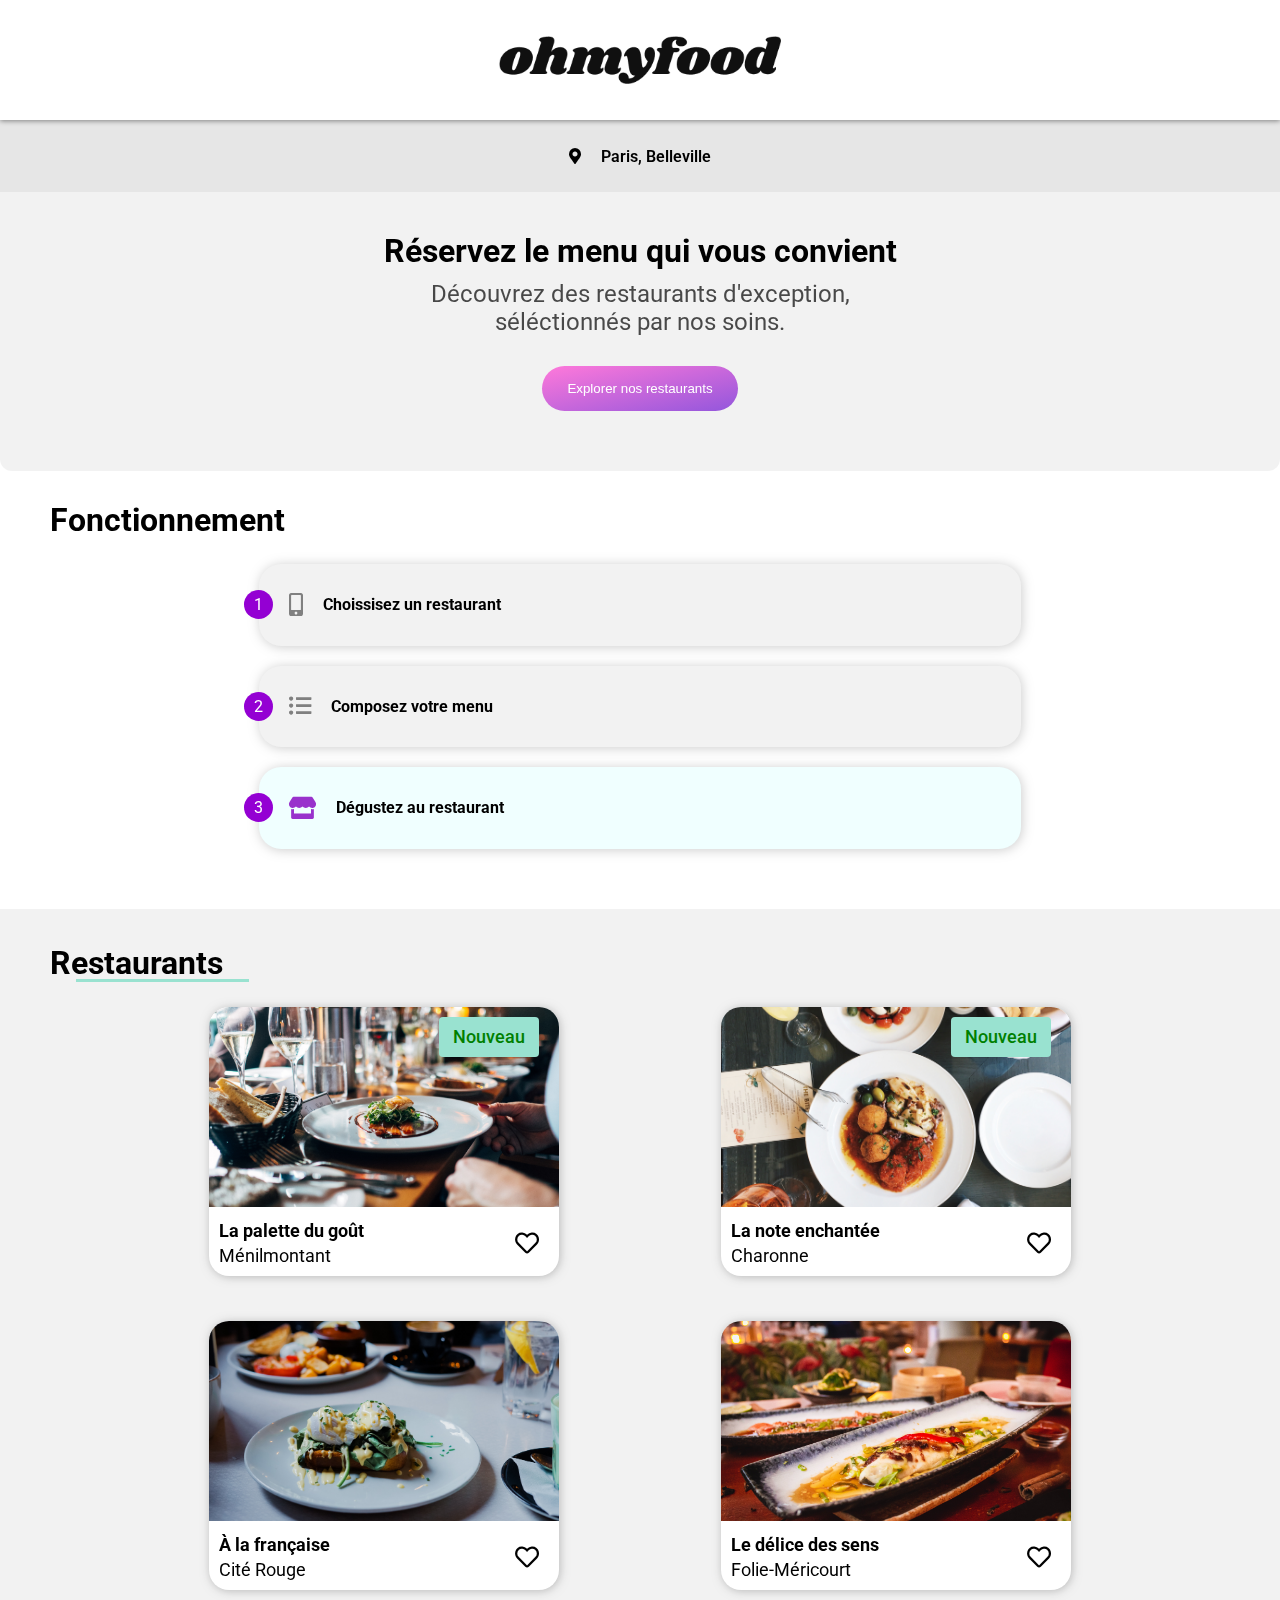
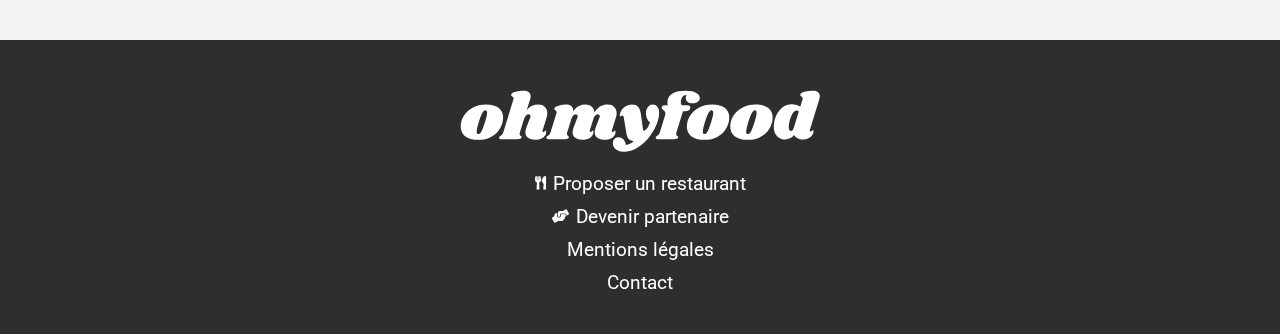
<file: index.html>
<!DOCTYPE html>
<html lang="en">
  <head>
    <meta charset="UTF-8" />
    <meta http-equiv="X-UA-Compatible" content="IE=edge" />
    <meta name="viewport" content="width=device-width, initial-scale=1.0" />
    <title>Ohmyfood</title>
    <link
      rel="stylesheet"
      href="https://cdnjs.cloudflare.com/ajax/libs/font-awesome/5.15.4/css/all.min.css"
      integrity="sha512-1ycn6IcaQQ40/MKBW2W4Rhis/DbILU74C1vSrLJxCq57o941Ym01SwNsOMqvEBFlcgUa6xLiPY/NS5R+E6ztJQ=="
      crossorigin="anonymous"
      referrerpolicy="no-referrer"
    />
    <link rel="stylesheet" href="style.css" />
  </head>
  <body>
    <header>
      <img src="images/logo/ohmyfood.png" alt="logo" />
    </header>
    <div class="localisation">
      <i class="fas fa-map-marker-alt"></i> Paris, Belleville
    </div>
    <div id="spinner">
      <div class="restaurant-loader">
        <div class="restaurant-loader-inner"></div>
      </div>
    </div>
    <section class="explore__section_1">
      <h1>Réservez le menu qui vous convient</h1>
      <p>
        Découvrez des restaurants d'exception, <br />
        séléctionnés par nos soins.
      </p>
      <button class="btn-primary"> <a href="#restaurants">
        Explorer nos restaurants
      </a>
      </button>
    </section>

    <section class="homepage__fonctionnement">
      <h3>Fonctionnement</h3>
      <div class="cards">
        <div class="card__container">
          <div class="number">1</div>
          <i class="fas fa-mobile-alt"></i>
          <h4>Choissisez un restaurant</h4>
        </div>

        <div class="card__container">
          <div class="number">2</div>
          <i class="fas fa-list-ul"></i>
          <h4>Composez votre menu</h4>
        </div>

        <div class="card__container">
          <div class="number">3</div>
          <i class="fas fa-store"></i>
          <h4>Dégustez au restaurant</h4>
        </div>
      </div>
    </section>

    <section class="cards__restaurants" id="restaurants">
      <h3>Restaurants</h3>
      <div class="cards__index_restaurants">
        <div class="card__restaurant">
          <p class="new_restaurant">Nouveau</p>
          <img
            src="images/restaurants/jay-wennington-N_Y88TWmGwA-unsplash.jpg"
            alt="image restaurant 'La palette du goût'"
          />
          <div class="card__restaurant_content">
              <a href="pages/palettedugoût.html">
                <h5>La palette du goût</h5>
                <p>Ménilmontant</p>
              </a>
              <i class="far fa-heart"></i>
            </div>
        </div>

        <div class="card__restaurant">
          <p class="new_restaurant">Nouveau</p>
          <img src="images/restaurants/stil-u2Lp8tXIcjw-unsplash.jpg" alt="image restaurant 'La note enchantée'" />
          <div class="card__restaurant_content">
              <a href="pages/lanoteenchante.html">
                <h5>La note enchantée</h5>
                <p>Charonne</p>
              </a>
              <i class="far fa-heart"></i>
            </div>
        </div>

        <div class="card__restaurant">
          <img
            src="images/restaurants/toa-heftiba-DQKerTsQwi0-unsplash.jpg"
            alt="image restaurant 'À la française'"
          />
          <div class="card__restaurant_content">
              <a href="pages/alafrançaise.html">
                <h5>À la française</h5>
                <p>Cité Rouge</p>
              </a>
              <i class="far fa-heart"></i>
            </div>
        </div>

        <div class="card__restaurant">
          <img
            src="images/restaurants/louis-hansel-shotsoflouis-qNBGVyOCY8Q-unsplash.jpg"
            alt="image restaurant 'Le délice des sens'"
          />
          <div class="card__restaurant_content">
              <a href="pages/delicedessens.html">
                <h5>Le délice des sens</h5>
                <p>Folie-Méricourt</p>
              </a>
              <i class="far fa-heart"></i>
            </div>
        </div>
      </div>
    </section>

    <footer>
      <img src="images/logo/ohmyfood@2x.svg" alt="" />
      <div>
        <i class="fas fa-utensils"></i>
        <p>Proposer un restaurant</p>
      </div>
      <div>
        <i class="fas fa-hands-helping"></i>
        <p>Devenir partenaire</p>
      </div>
      <p>Mentions légales</p>
      <a href="mailto:seryllounis@gmail.com">
        <p>Contact</p>
      </a>
    </footer>
  </body>
</html>
</file>
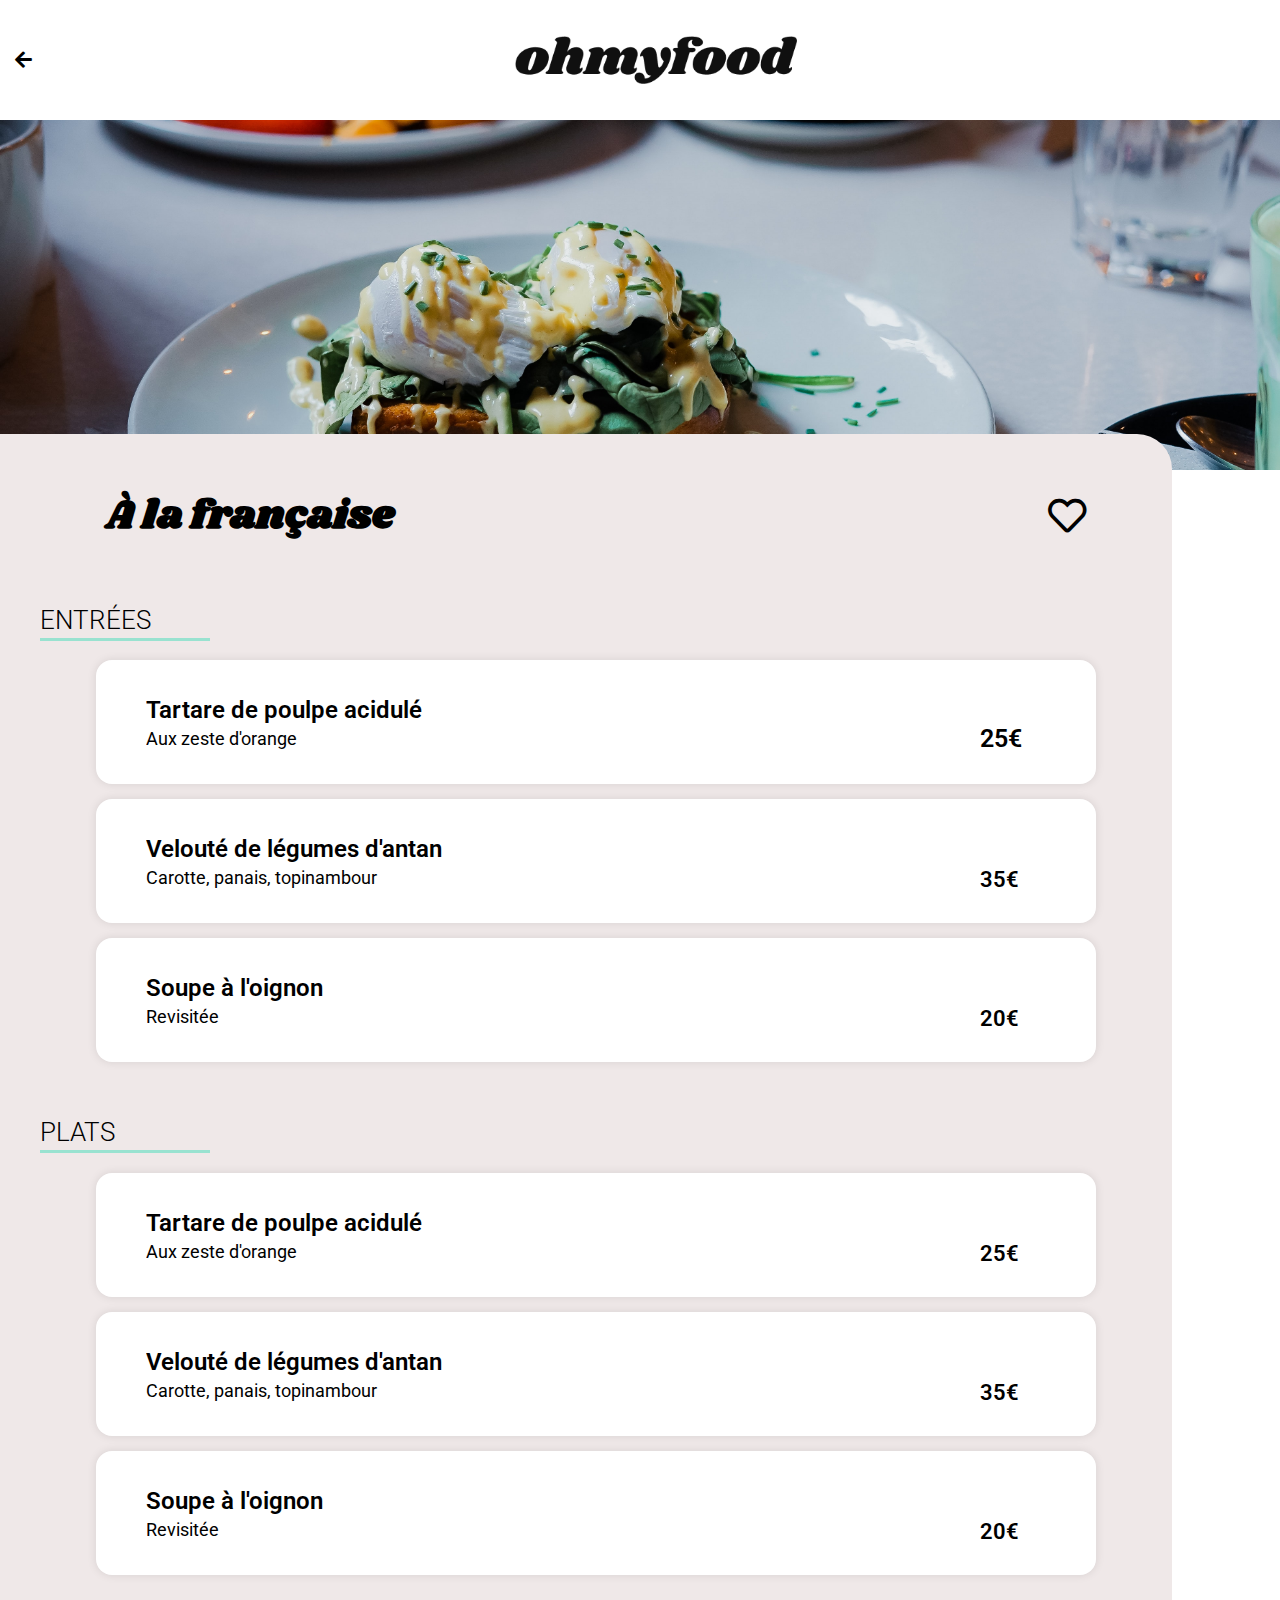
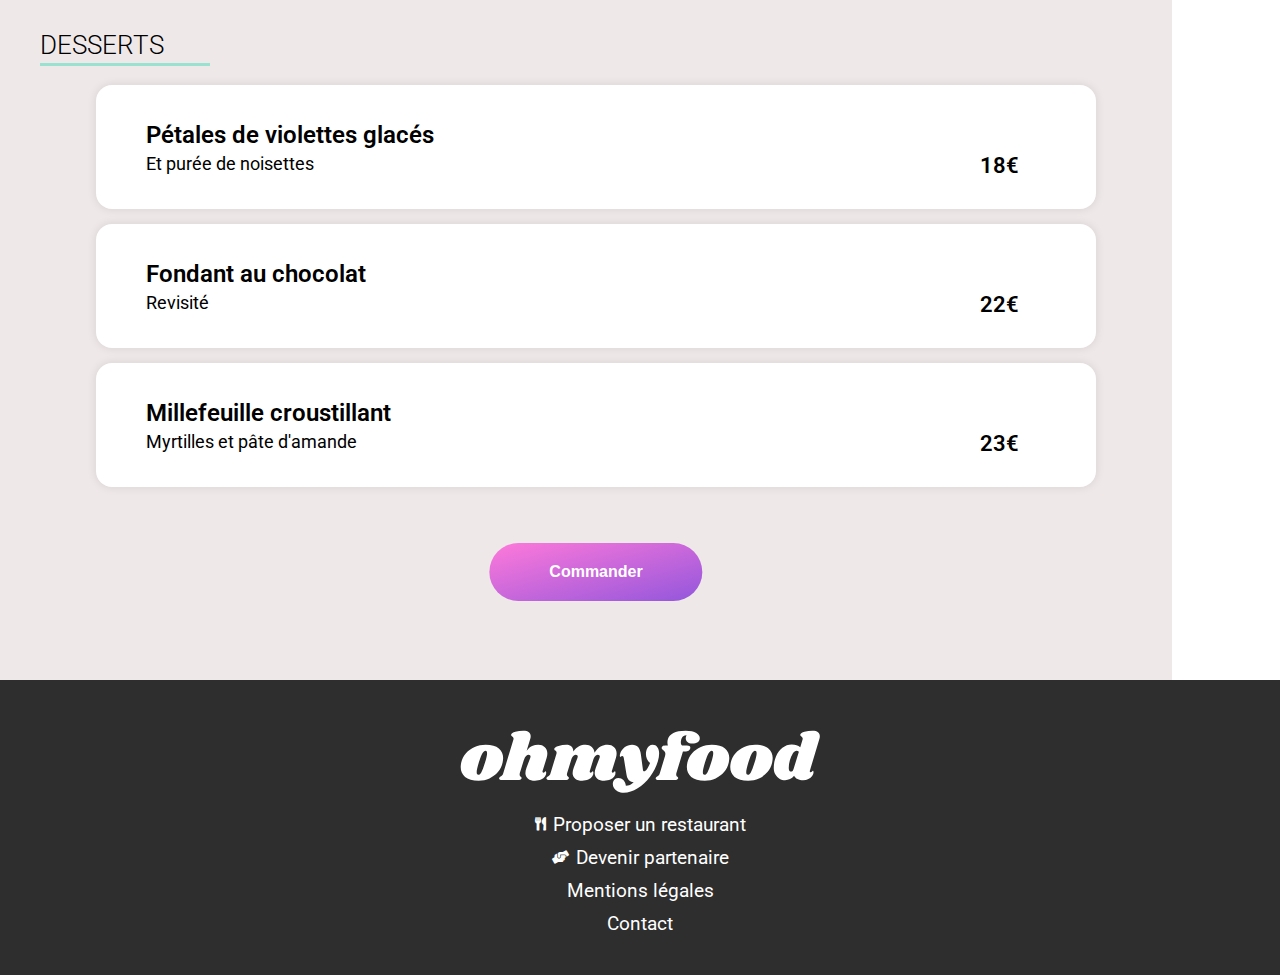
<file: pages/alafrançaise.html>
<!DOCTYPE html>
<html lang="en">
  <head>
    <meta charset="UTF-8" />
    <meta http-equiv="X-UA-Compatible" content="IE=edge" />
    <meta name="viewport" content="width=device-width, initial-scale=1.0" />
    <link
      rel="stylesheet"
      href="https://cdnjs.cloudflare.com/ajax/libs/font-awesome/5.15.4/css/all.min.css"
      integrity="sha512-1ycn6IcaQQ40/MKBW2W4Rhis/DbILU74C1vSrLJxCq57o941Ym01SwNsOMqvEBFlcgUa6xLiPY/NS5R+E6ztJQ=="
      crossorigin="anonymous"
      referrerpolicy="no-referrer"
    />
    <link rel="stylesheet" href="../style.css" />
    <title>Document</title>
  </head>
  <body>
    <header>
      <a href="../index.html">
        <i class="fas fa-arrow-left"></i>
      </a>
      <img src="../images/logo/ohmyfood.png" alt="logo" />
    </header>
    <img
      class="hero__img"
      src="../images/restaurants/toa-heftiba-DQKerTsQwi0-unsplash.jpg"
      alt="image restaurant 'A la française'"
    />
    <section class="restaurant__menu">
      <div class="restaurant__title">
        <h2>À la française</h2>
        <i class="far fa-heart"></i>
      </div>
      <h3>Entrées</h3>
      <ul class="restaurant__dishes">
        <li class="restaurant__dish">
          <div class="restaurant__dish_menu">
            <h5>Tartare de poulpe acidulé</h5>
            <p>Aux zeste d'orange <a class="dish__price">25€</a></p>
          </div>
          <div class="dish__checked">
            <i class="fas fa-check-circle"></i>
          </div>
        </li>
        <li class="restaurant__dish">
          <div class="restaurant__dish_menu">
            <h5>Velouté de légumes d'antan</h5>
            <p>Carotte, panais, topinambour</p>
            <p class="dish__price">35€</p>
          </div>
          <div class="dish__checked">
            <i class="fas fa-check-circle"></i>
          </div>
        </li>
        <li class="restaurant__dish">
          <div class="restaurant__dish_menu">
            <h5>Soupe à l'oignon</h5>
            <p>Revisitée</p>
            <p class="dish__price">20€</p>
          </div>
          <div class="dish__checked">
            <i class="fas fa-check-circle"></i>
          </div>
        </li>
      </ul>

      <h3>Plats</h3>

      <ul class="restaurant__dishes">
        <li class="restaurant__dish">
          <div class="restaurant__dish_menu">
            <h5>Tartare de poulpe acidulé</h5>
            <p>Aux zeste d'orange</p>
            <p class="dish__price">25€</p>
          </div>
          <div class="dish__checked">
            <i class="fas fa-check-circle"></i>
          </div>
        </li>
        <li class="restaurant__dish">
          <div class="restaurant__dish_menu">
            <h5>Velouté de légumes d'antan</h5>
            <p>Carotte, panais, topinambour</p>
            <p class="dish__price">35€</p>
          </div>
          <div class="dish__checked">
            <i class="fas fa-check-circle"></i>
          </div>
        </li>
        <li class="restaurant__dish">
          <div class="restaurant__dish_menu">
            <h5>Soupe à l'oignon</h5>
            <p>Revisitée</p>
            <p class="dish__price">20€</p>
          </div>
          <div class="dish__checked">
            <i class="fas fa-check-circle"></i>
          </div>
        </li>
      </ul>

      <h3>Desserts</h3>

      <ul class="restaurant__dishes">
        <li class="restaurant__dish">
          <div class="restaurant__dish_menu">
            <h5>Pétales de violettes glacés</h5>
            <p>Et purée de noisettes</p>
            <p class="dish__price">18€</p>
          </div>
          <div class="dish__checked">
            <i class="fas fa-check-circle"></i>
          </div>
        </li>
        <li class="restaurant__dish">
          <div class="restaurant__dish_menu">
            <h5>Fondant au chocolat</h5>
            <p>Revisité</p>
            <p class="dish__price">22€</p>
          </div>
          <div class="dish__checked">
            <i class="fas fa-check-circle"></i>
          </div>
        </li>
        <li class="restaurant__dish">
          <div class="restaurant__dish_menu">
            <h5>Millefeuille croustillant</h5>
            <p>Myrtilles et pâte d'amande</p>
            <p class="dish__price">23€</p>
          </div>
          <div class="dish__checked">
            <i class="fas fa-check-circle"></i>
          </div>
        </li>
      </ul>
      <button class="btn-primary btn_large">Commander</button>
    </section>

    <footer>
      <img src="../images/logo/ohmyfood@2x.svg" alt="" />
      <div>
        <i class="fas fa-utensils"></i>
        <p>Proposer un restaurant</p>
      </div>
      <div>
        <i class="fas fa-hands-helping"></i>
        <p>Devenir partenaire</p>
      </div>
      <p>Mentions légales</p>
      <a href="mailto:serylloynis@gmail.com">
        <p>Contact</p>
      </a>
    </footer>
  </body>
</html>
</file>
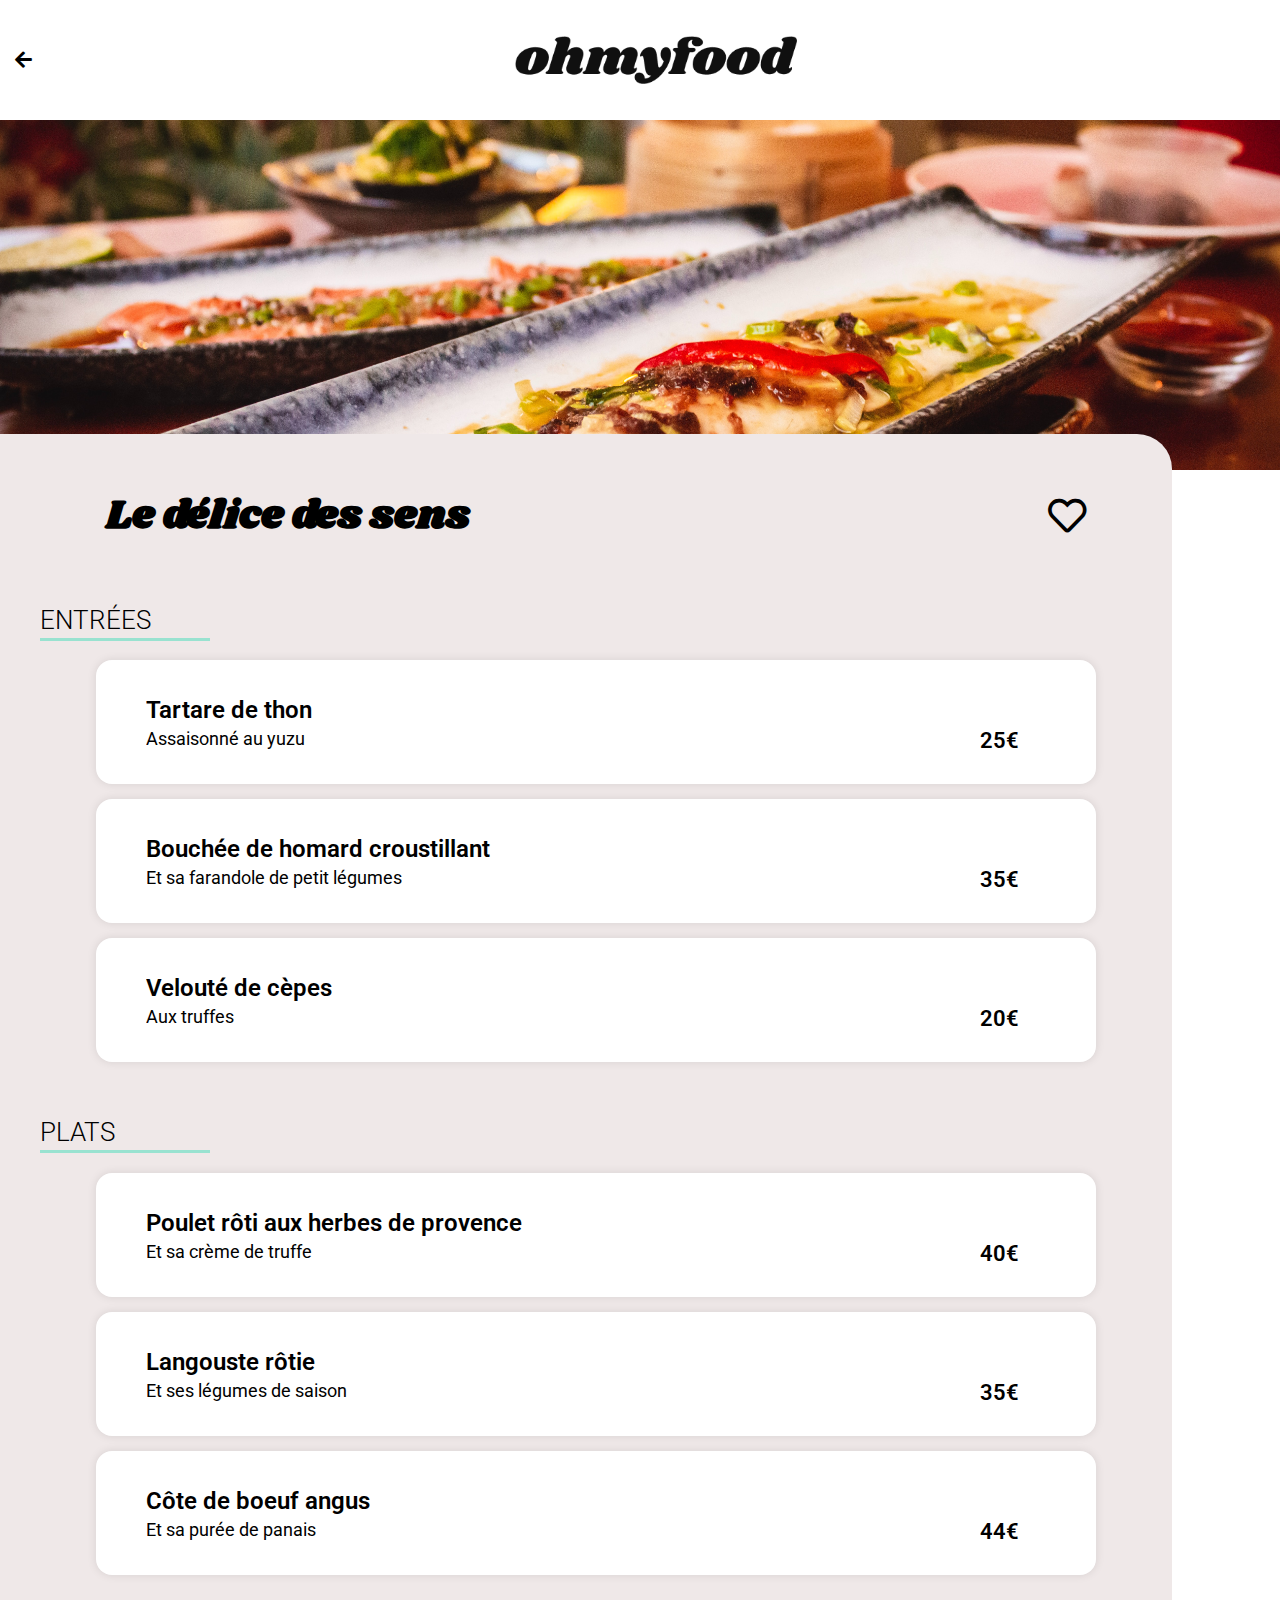
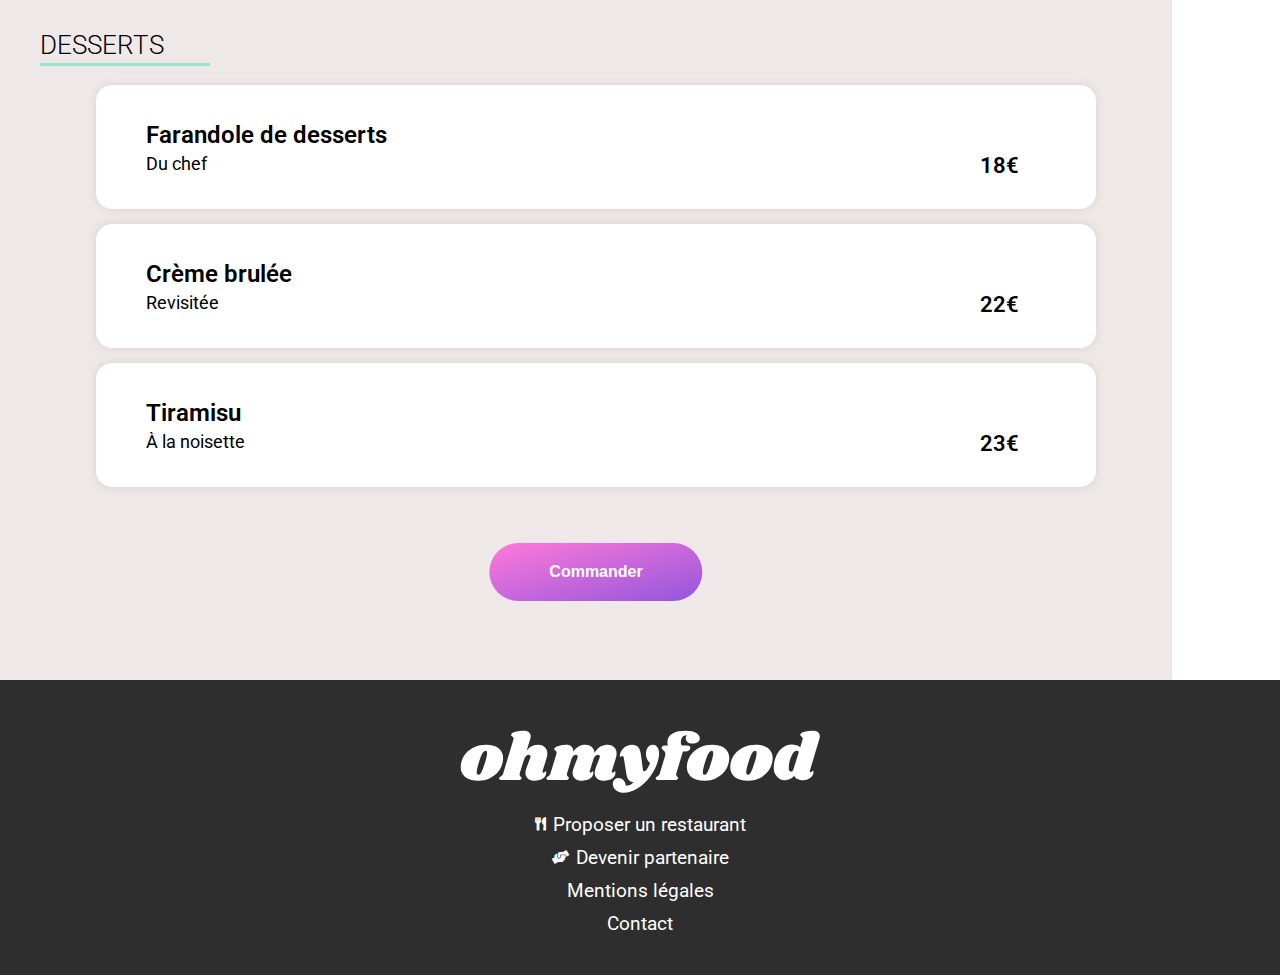
<file: pages/delicedessens.html>
<!DOCTYPE html>
<html lang="en">
  <head>
    <meta charset="UTF-8" />
    <meta http-equiv="X-UA-Compatible" content="IE=edge" />
    <meta name="viewport" content="width=device-width, initial-scale=1.0" />
    <link
      rel="stylesheet"
      href="https://cdnjs.cloudflare.com/ajax/libs/font-awesome/5.15.4/css/all.min.css"
      integrity="sha512-1ycn6IcaQQ40/MKBW2W4Rhis/DbILU74C1vSrLJxCq57o941Ym01SwNsOMqvEBFlcgUa6xLiPY/NS5R+E6ztJQ=="
      crossorigin="anonymous"
      referrerpolicy="no-referrer"
    />
    <link rel="stylesheet" href="../style.css" />
    <title>Le délice des sens</title>
  </head>
  <body>
    <header>
      <a href="../index.html">
        <i class="fas fa-arrow-left"></i>
      </a>
      <img src="../images/logo/ohmyfood.png" alt="logo" />
    </header>
    <img
      class="hero__img"
      src="../images/restaurants/louis-hansel-shotsoflouis-qNBGVyOCY8Q-unsplash.jpg"
      alt="image restaurant 'Delice des sens'"
    />
    <section class="restaurant__menu">
      <div class="restaurant__title">
        <h2>Le délice des sens</h2>
        <i class="far fa-heart"></i>
      </div>
      <h3>Entrées</h3>
      <ul class="restaurant__dishes">
        <li class="restaurant__dish">
          <div class="restaurant__dish_menu">
            <h5>Tartare de thon</h5>
            <p>Assaisonné au yuzu</p>
            <p class="dish__price">25€</p>
          </div>
          <div class="dish__checked">
            <i class="fas fa-check-circle"></i>
          </div>
        </li>
        <li class="restaurant__dish">
          <div class="restaurant__dish_menu">
            <h5>Bouchée de homard croustillant</h5>
            <p>Et sa farandole de petit légumes</p>
            <p class="dish__price">35€</p>
          </div>
          <div class="dish__checked">
            <i class="fas fa-check-circle"></i>
          </div>
        </li>
        <li class="restaurant__dish">
          <div class="restaurant__dish_menu">
            <h5>Velouté de cèpes</h5>
            <p>Aux truffes</p>
            <p class="dish__price">20€</p>
          </div>
          <div class="dish__checked">
            <i class="fas fa-check-circle"></i>
          </div>
        </li>
      </ul>

      <h3>Plats</h3>

      <ul class="restaurant__dishes">
        <li class="restaurant__dish">
          <div class="restaurant__dish_menu">
            <h5>Poulet rôti aux herbes de provence</h5>
            <p>Et sa crème de truffe</p>
            <p class="dish__price">40€</p>
          </div>
          <div class="dish__checked">
            <i class="fas fa-check-circle"></i>
          </div>
        </li>
        <li class="restaurant__dish">
          <div class="restaurant__dish_menu">
            <h5>Langouste rôtie</h5>
            <p>Et ses légumes de saison</p>
            <p class="dish__price">35€</p>
          </div>
          <div class="dish__checked">
            <i class="fas fa-check-circle"></i>
          </div>
        </li>
        <li class="restaurant__dish">
          <div class="restaurant__dish_menu">
            <h5>Côte de boeuf angus</h5>
            <p>Et sa purée de panais</p>
            <p class="dish__price">44€</p>
          </div>
          <div class="dish__checked">
            <i class="fas fa-check-circle"></i>
          </div>
        </li>
      </ul>

      <h3>Desserts</h3>

      <ul class="restaurant__dishes">
        <li class="restaurant__dish">
          <div class="restaurant__dish_menu">
            <h5>Farandole de desserts</h5>
            <p>Du chef</p>
            <p class="dish__price">18€</p>
          </div>
          <div class="dish__checked">
            <i class="fas fa-check-circle"></i>
          </div>
        </li>
        <li class="restaurant__dish">
          <div class="restaurant__dish_menu">
            <h5>Crème brulée</h5>
            <p>Revisitée</p>
            <p class="dish__price">22€</p>
          </div>
          <div class="dish__checked">
            <i class="fas fa-check-circle"></i>
          </div>
        </li>
        <li class="restaurant__dish">
          <div class="restaurant__dish_menu">
            <h5>Tiramisu</h5>
            <p>À la noisette</p>
            <p class="dish__price">23€</p>
          </div>
          <div class="dish__checked">
            <i class="fas fa-check-circle"></i>
          </div>
        </li>
      </ul>
      <button class="btn-primary btn_large">Commander</button>
    </section>

    <footer>
      <img src="../images/logo/ohmyfood@2x.svg" alt="" />
      <div>
        <i class="fas fa-utensils"></i>
        <p>Proposer un restaurant</p>
      </div>
      <div>
        <i class="fas fa-hands-helping"></i>
        <p>Devenir partenaire</p>
      </div>
      <p>Mentions légales</p>
      <a href="mailto:serylloynis@gmail.com">
        <p>Contact</p>
      </a>
    </footer>
  </body>
</html>
</file>
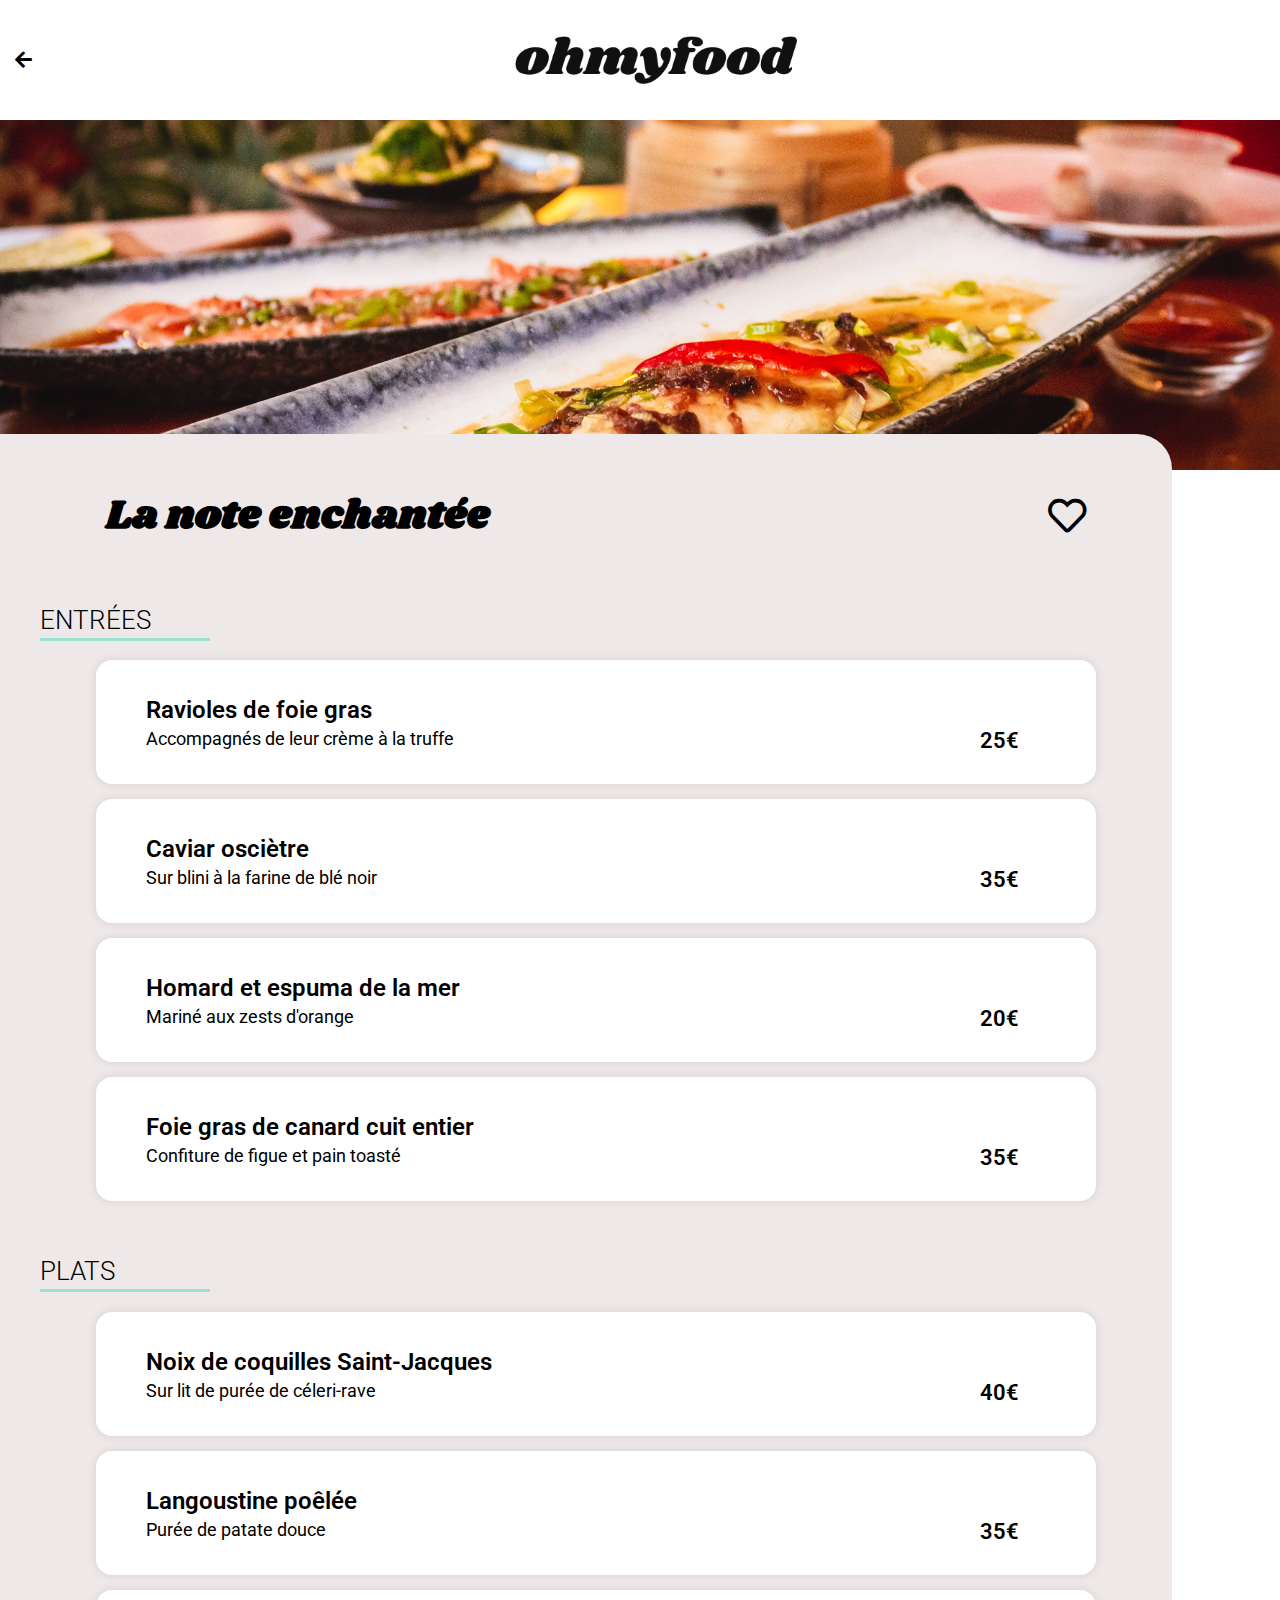
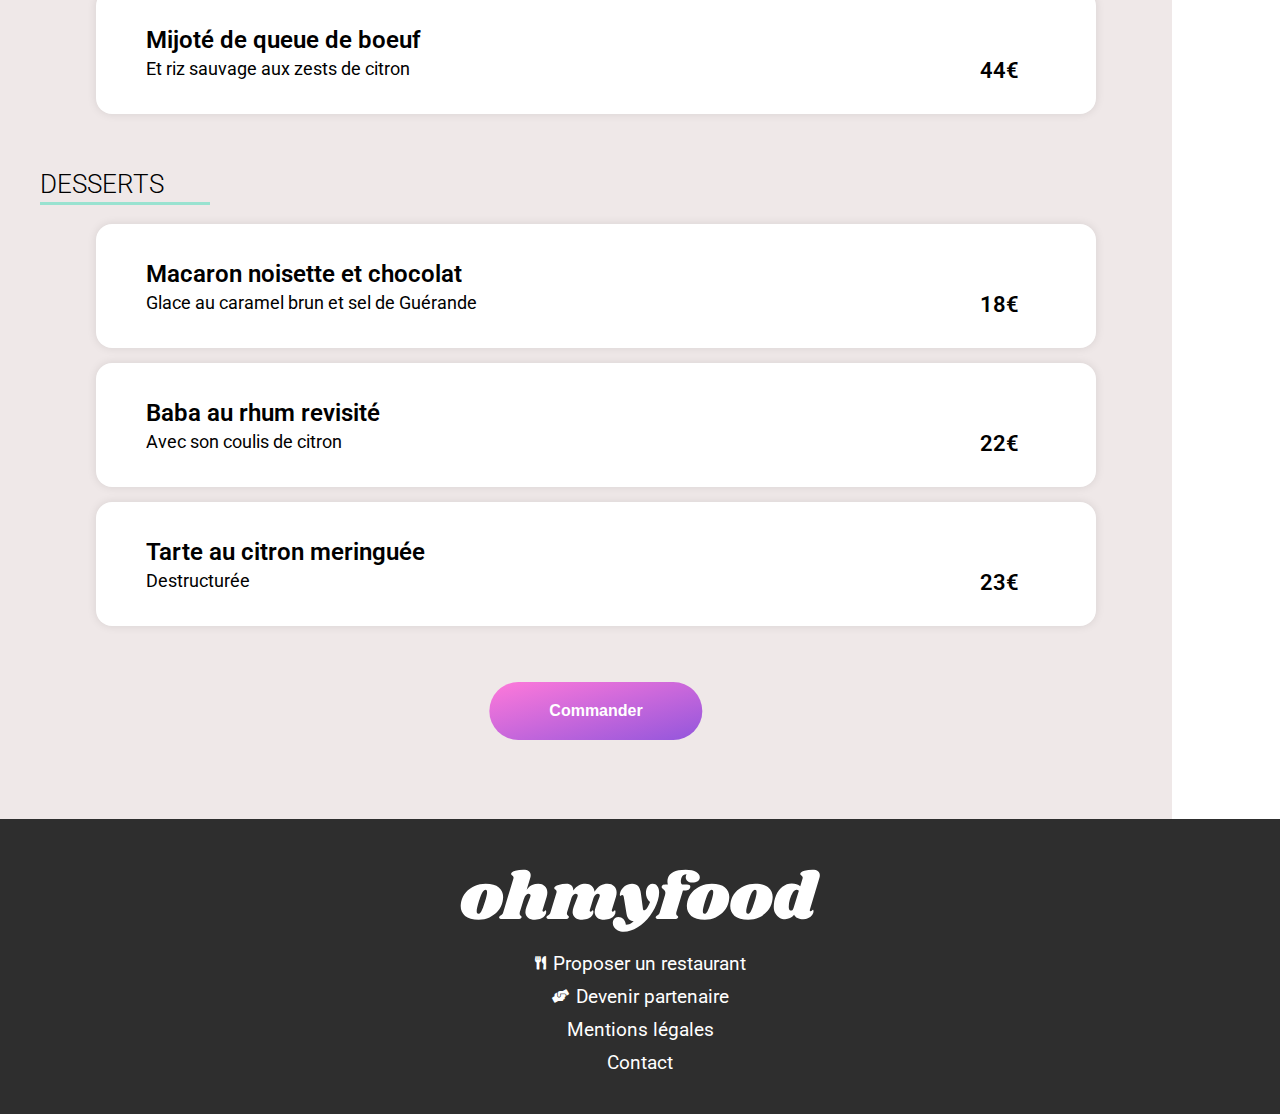
<file: pages/lanoteenchante.html>
<!DOCTYPE html>
<html lang="en">
  <head>
    <meta charset="UTF-8" />
    <meta http-equiv="X-UA-Compatible" content="IE=edge" />
    <meta name="viewport" content="width=device-width, initial-scale=1.0" />
    <link
      rel="stylesheet"
      href="https://cdnjs.cloudflare.com/ajax/libs/font-awesome/5.15.4/css/all.min.css"
      integrity="sha512-1ycn6IcaQQ40/MKBW2W4Rhis/DbILU74C1vSrLJxCq57o941Ym01SwNsOMqvEBFlcgUa6xLiPY/NS5R+E6ztJQ=="
      crossorigin="anonymous"
      referrerpolicy="no-referrer"
    />
    <link rel="stylesheet" href="../style.css" />
    <title>La note enchantée</title>
  </head>
  <body>
    <header>
      <a href="../index.html">
        <i class="fas fa-arrow-left"></i>
      </a>
      <img src="../images/logo/ohmyfood.png" alt="logo" />
    </header>
    <img
      class="hero__img"
      src="../images/restaurants/louis-hansel-shotsoflouis-qNBGVyOCY8Q-unsplash.jpg"
      alt="image restaurant 'La note enchantée'"
    />
    <section class="restaurant__menu">
      <div class="restaurant__title">
        <h2>La note enchantée</h2>
        <i class="far fa-heart"></i>
      </div>
      <h3>Entrées</h3>
      <ul class="restaurant__dishes">
        <li class="restaurant__dish">
          <div class="restaurant__dish_menu">
            <h5>Ravioles de foie gras</h5>
            <p>Accompagnés de leur crème à la truffe</p>
            <p class="dish__price">25€</p>
          </div>
          <div class="dish__checked">
            <i class="fas fa-check-circle"></i>
          </div>
        </li>
        <li class="restaurant__dish">
          <div class="restaurant__dish_menu">
            <h5>Caviar osciètre</h5>
            <p>Sur blini à la farine de blé noir</p>
            <p class="dish__price">35€</p>
          </div>
          <div class="dish__checked">
            <i class="fas fa-check-circle"></i>
          </div>
        </li>
        <li class="restaurant__dish">
          <div class="restaurant__dish_menu">
            <h5>Homard et espuma de la mer</h5>
            <p>Mariné aux zests d'orange</p>
            <p class="dish__price">20€</p>
          </div>
          <div class="dish__checked">
            <i class="fas fa-check-circle"></i>
          </div>
        </li>
        <li class="restaurant__dish">
          <div class="restaurant__dish_menu">
            <h5>Foie gras de canard cuit entier</h5>
            <p>Confiture de figue et pain toasté</p>
            <p class="dish__price">35€</p>
          </div>
          <div class="dish__checked">
            <i class="fas fa-check-circle"></i>
          </div>
        </li>
      </ul>

      <h3>Plats</h3>

      <ul class="restaurant__dishes">
        <li class="restaurant__dish">
          <div class="restaurant__dish_menu">
            <h5>Noix de coquilles Saint-Jacques</h5>
            <p>Sur lit de purée de céleri-rave</p>
            <p class="dish__price">40€</p>
          </div>
          <div class="dish__checked">
            <i class="fas fa-check-circle"></i>
          </div>
        </li>
        <li class="restaurant__dish">
          <div class="restaurant__dish_menu">
            <h5>Langoustine poêlée</h5>
            <p>Purée de patate douce</p>
            <p class="dish__price">35€</p>
          </div>
          <div class="dish__checked">
            <i class="fas fa-check-circle"></i>
          </div>
        </li>
        <li class="restaurant__dish">
          <div class="restaurant__dish_menu">
            <h5>Mijoté de queue de boeuf</h5>
            <p>Et riz sauvage aux zests de citron</p>
            <p class="dish__price">44€</p>
          </div>
          <div class="dish__checked">
            <i class="fas fa-check-circle"></i>
          </div>
        </li>
      </ul>

      <h3>Desserts</h3>

      <ul class="restaurant__dishes">
        <li class="restaurant__dish">
          <div class="restaurant__dish_menu">
            <h5>Macaron noisette et chocolat</h5>
            <p>Glace au caramel brun et sel de Guérande</p>
            <p class="dish__price">18€</p>
          </div>
          <div class="dish__checked">
            <i class="fas fa-check-circle"></i>
          </div>
        </li>
        <li class="restaurant__dish">
          <div class="restaurant__dish_menu">
            <h5>Baba au rhum revisité</h5>
            <p>Avec son coulis de citron</p>
            <p class="dish__price">22€</p>
          </div>
          <div class="dish__checked">
            <i class="fas fa-check-circle"></i>
          </div>
        </li>
        <li class="restaurant__dish">
          <div class="restaurant__dish_menu">
            <h5>Tarte au citron meringuée</h5>
            <p>Destructurée</p>
            <p class="dish__price">23€</p>
          </div>
          <div class="dish__checked">
            <i class="fas fa-check-circle"></i>
          </div>
        </li>
      </ul>
      <button class="btn-primary btn_large">Commander</button>
    </section>

    <footer>
      <img src="../images/logo/ohmyfood@2x.svg" alt="" />
      <div>
        <i class="fas fa-utensils"></i>
        <p>Proposer un restaurant</p>
      </div>
      <div>
        <i class="fas fa-hands-helping"></i>
        <p>Devenir partenaire</p>
      </div>
      <p>Mentions légales</p>
      <a href="mailto:serylloynis@gmail.com">
        <p>Contact</p>
      </a>
    </footer>
  </body>
</html>
</file>
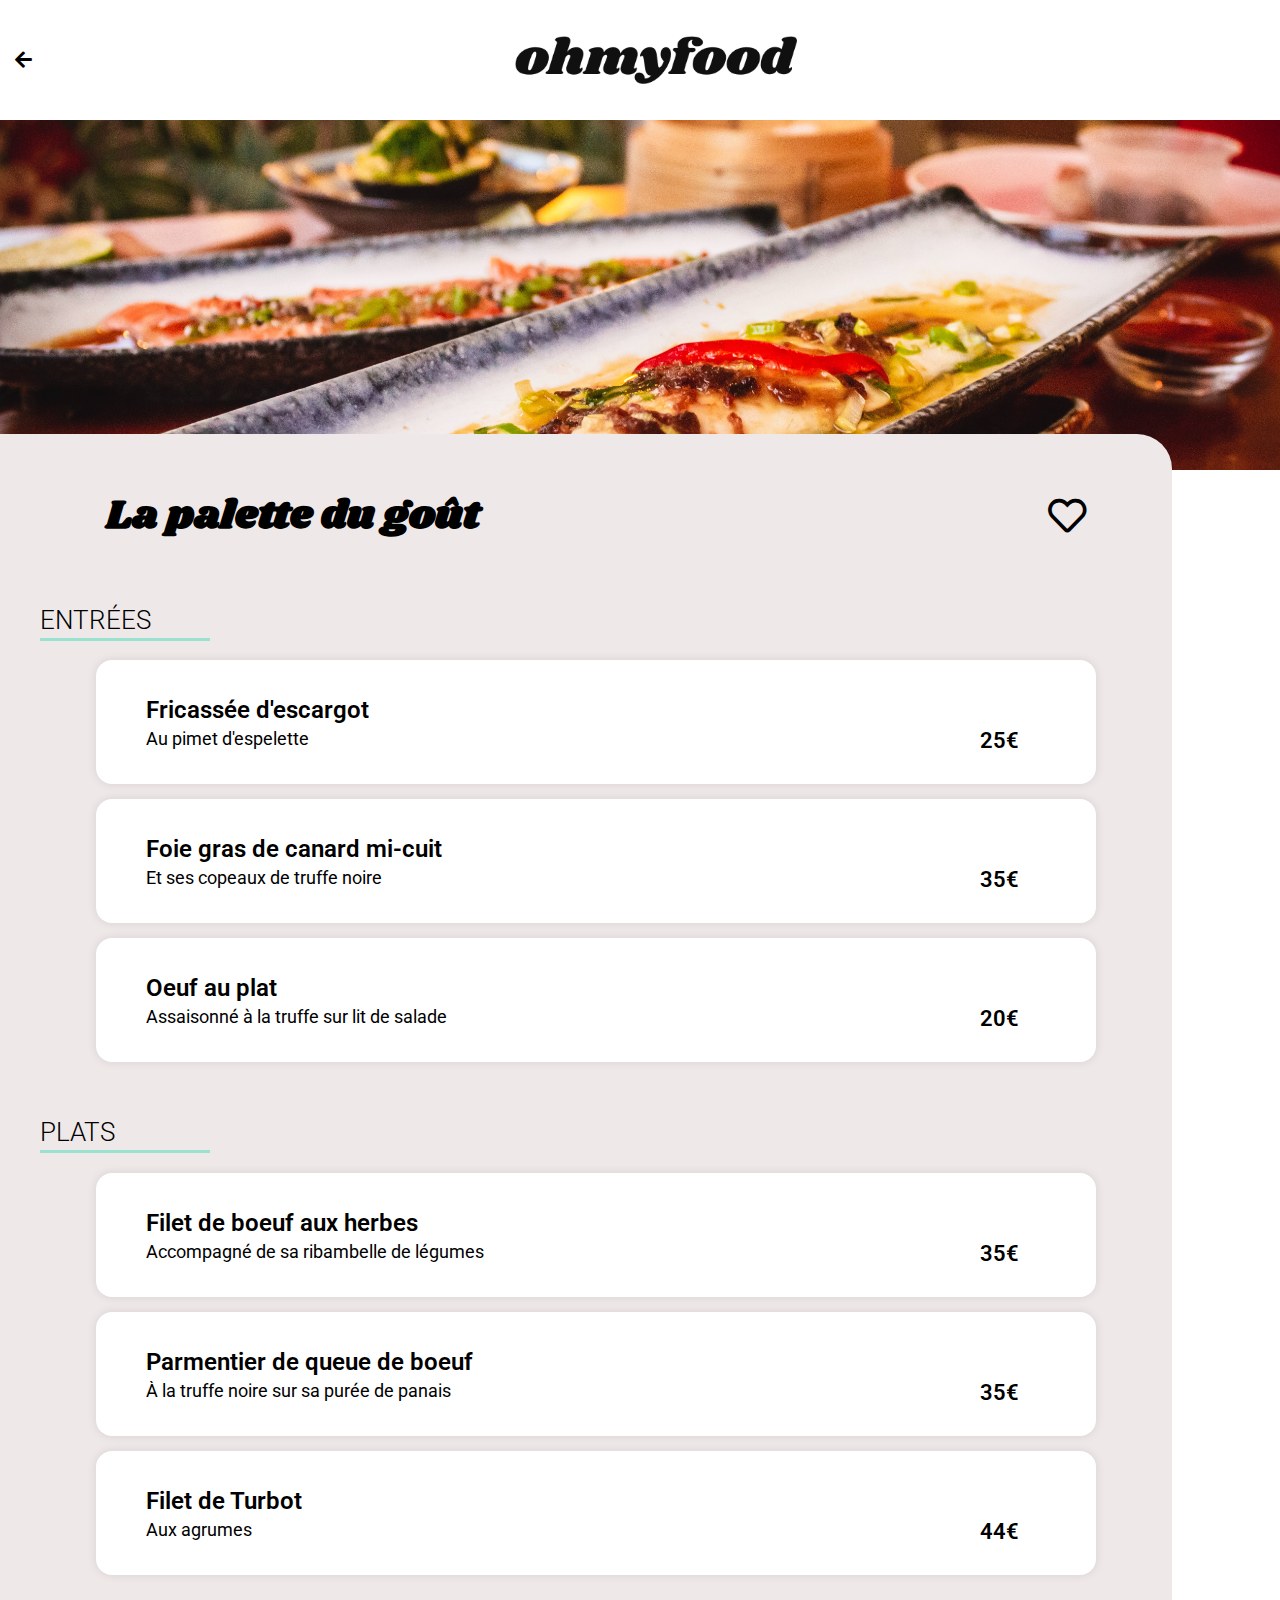
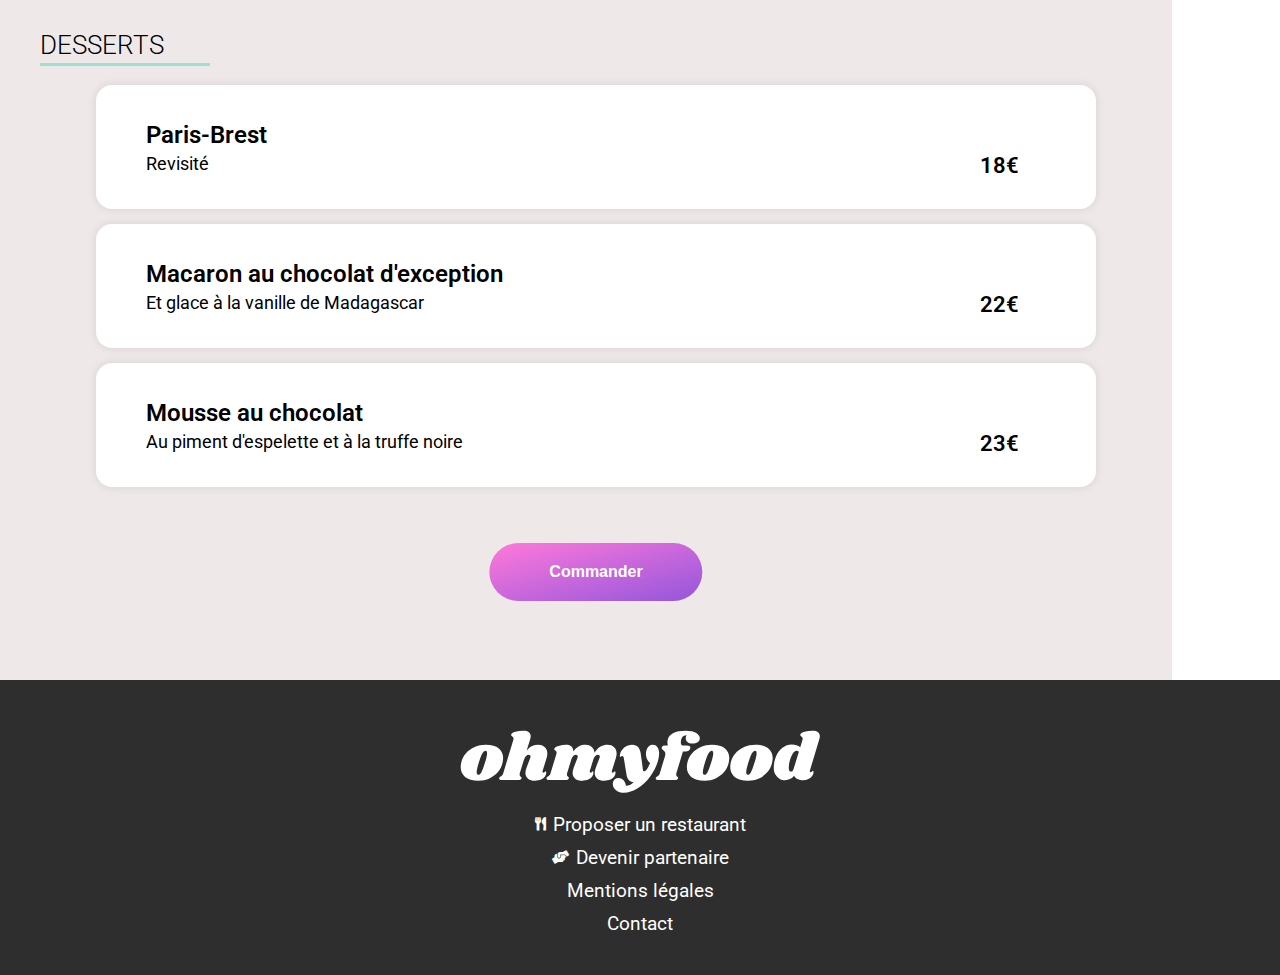
<file: pages/palettedugoût.html>
<!DOCTYPE html>
<html lang="en">
  <head>
    <meta charset="UTF-8" />
    <meta http-equiv="X-UA-Compatible" content="IE=edge" />
    <meta name="viewport" content="width=device-width, initial-scale=1.0" />
    <link
      rel="stylesheet"
      href="https://cdnjs.cloudflare.com/ajax/libs/font-awesome/5.15.4/css/all.min.css"
      integrity="sha512-1ycn6IcaQQ40/MKBW2W4Rhis/DbILU74C1vSrLJxCq57o941Ym01SwNsOMqvEBFlcgUa6xLiPY/NS5R+E6ztJQ=="
      crossorigin="anonymous"
      referrerpolicy="no-referrer"
    />
    <link rel="stylesheet" href="../style.css" />
    <title>La palette du goût</title>
  </head>
  <body>
    <header>
      <a href="../index.html">
        <i class="fas fa-arrow-left"></i>
      </a>
      <img src="../images/logo/ohmyfood.png" alt="logo" />
    </header>
    <img
      class="hero__img"
      src="../images/restaurants/louis-hansel-shotsoflouis-qNBGVyOCY8Q-unsplash.jpg"
      alt="image restaurant 'La palette du goût'"
    />
    <section class="restaurant__menu">
      <div class="restaurant__title">
        <h2>La palette du goût</h2>
        <i class="far fa-heart"></i>
      </div>
      <h3>Entrées</h3>
      <ul class="restaurant__dishes">
        <li class="restaurant__dish">
          <div class="restaurant__dish_menu">
            <h5>Fricassée d'escargot</h5>
            <p>Au pimet d'espelette</p>
            <p class="dish__price">25€</p>
          </div>
          <div class="dish__checked">
            <i class="fas fa-check-circle"></i>
          </div>
        </li>
        <li class="restaurant__dish">
          <div class="restaurant__dish_menu">
            <h5>Foie gras de canard mi-cuit</h5>
            <p>Et ses copeaux de truffe noire</p>
            <p class="dish__price">35€</p>
          </div>
          <div class="dish__checked">
            <i class="fas fa-check-circle"></i>
          </div>
        </li>
        <li class="restaurant__dish">
          <div class="restaurant__dish_menu">
            <h5>Oeuf au plat</h5>
            <p>Assaisonné à la truffe sur lit de salade</p>
            <p class="dish__price">20€</p>
          </div>
          <div class="dish__checked">
            <i class="fas fa-check-circle"></i>
          </div>
        </li>
      </ul>

      <h3>Plats</h3>

      <ul class="restaurant__dishes">
        <li class="restaurant__dish">
          <div class="restaurant__dish_menu">
            <h5>Filet de boeuf aux herbes</h5>
            <p>Accompagné de sa ribambelle de légumes</p>
            <p class="dish__price">35€</p>
          </div>
          <div class="dish__checked">
            <i class="fas fa-check-circle"></i>
          </div>
        </li>
        <li class="restaurant__dish">
          <div class="restaurant__dish_menu">
            <h5>Parmentier de queue de boeuf</h5>
            <p>À la truffe noire sur sa purée de panais</p>
            <p class="dish__price">35€</p>
          </div>
          <div class="dish__checked">
            <i class="fas fa-check-circle"></i>
          </div>
        </li>
        <li class="restaurant__dish">
          <div class="restaurant__dish_menu">
            <h5>Filet de Turbot</h5>
            <p>Aux agrumes</p>
            <p class="dish__price">44€</p>
          </div>
          <div class="dish__checked">
            <i class="fas fa-check-circle"></i>
          </div>
        </li>
      </ul>

      <h3>Desserts</h3>

      <ul class="restaurant__dishes">
        <li class="restaurant__dish">
          <div class="restaurant__dish_menu">
            <h5>Paris-Brest</h5>
            <p>Revisité</p>
            <p class="dish__price">18€</p>
          </div>
          <div class="dish__checked">
            <i class="fas fa-check-circle"></i>
          </div>
        </li>
        <li class="restaurant__dish">
          <div class="restaurant__dish_menu">
            <h5>Macaron au chocolat d'exception</h5>
            <p>Et glace à la vanille de Madagascar</p>
            <p class="dish__price">22€</p>
          </div>
          <div class="dish__checked">
            <i class="fas fa-check-circle"></i>
          </div>
        </li>
        <li class="restaurant__dish">
          <div class="restaurant__dish_menu">
            <h5>Mousse au chocolat</h5>
            <p>Au piment d'espelette et à la truffe noire</p>
            <p class="dish__price">23€</p>
          </div>
          <div class="dish__checked">
            <i class="fas fa-check-circle"></i>
          </div>
        </li>
      </ul>
      <button class="btn-primary btn_large">Commander</button>
    </section>

    <footer>
      <img src="../images/logo/ohmyfood@2x.svg" alt="" />
      <div>
        <i class="fas fa-utensils"></i>
        <p>Proposer un restaurant</p>
      </div>
      <div>
        <i class="fas fa-hands-helping"></i>
        <p>Devenir partenaire</p>
      </div>
      <p>Mentions légales</p>
      <a href="mailto:serylloynis@gmail.com">
        <p>Contact</p>
      </a>
    </footer>
  </body>
</html>
</file>
<file: style.css>
@import url("https://fonts.googleapis.com/css2?family=Roboto:ital,wght@0,100;0,300;0,400;0,500;0,700;1,100;1,300&display=swap");
@import url("https://fonts.googleapis.com/css2?family=Shrikhand&display=swap");
body {
  margin: 0;
  padding: 0;
  overflow-x: hidden;
  font-family: "Roboto", sans-serif;
}

a {
  text-decoration: none;
  color: inherit;
}

ul {
  list-style: none;
  list-style-type: none;
  margin: 0;
  padding: 0;
}

header {
  width: 100vw;
  height: 10vh;
  display: flex;
  justify-content: center;
  align-items: center;
  box-shadow: 0px 1px 5px gray;
}
header img {
  width: 50%;
  margin: auto auto;
}

footer {
  background-color: rgba(0, 0, 0, 0.82);
  color: white;
  padding: 20px;
}
footer div {
  display: flex;
  align-items: center;
  margin-top: 10px;
}
footer div p {
  margin: 0;
}
footer img {
  padding-top: 10px;
  width: 30%;
  margin-bottom: 10px;
}
footer i {
  margin-right: 7px;
  font-size: 0.7em;
}
footer p {
  margin: 10px 0px 0px 0px;
}

#spinner {
  position: fixed;
  animation: loading 5s linear;
  top: 0px;
  right: 0px;
  bottom: 0px;
  left: 0px;
  background-color: rgba(0, 0, 0, 0.8);
  display: flex;
  justify-content: center;
  align-items: center;
  opacity: 0;
  z-index: -10;
}

@keyframes loading {
  from {
    z-index: 15;
    opacity: 1;
  }
}
.restaurant-loader {
  width: 200px;
  height: 200px;
  position: fixed;
  padding: 5%;
  background-color: transparent;
  border-radius: 100%;
}
.restaurant-loader .restaurant-loader-inner {
  width: 100%;
  height: 100%;
  animation: restaurant-loader-spin 1.5s linear infinite;
  box-sizing: border-box;
  position: absolute;
  top: 0;
  left: 0;
  right: 0;
  bottom: 0;
  display: block;
  border: 5px solid transparent;
  border-right-color: #9356dc;
  border-left-color: #9356dc;
  border-radius: 50%;
  content: "";
}
.restaurant-loader:before, .restaurant-loader:after {
  content: "";
  display: block;
  background-size: contain;
  background-repeat: no-repeat;
  background-position: center center;
}
.restaurant-loader:before {
  margin-top: 10px;
  background-image: url(https://image.flaticon.com/icons/png/512/1046/1046772.png);
  height: 55%;
  animation-duration: 2s;
  animation-fill-mode: both;
  animation-iteration-count: infinite;
  animation-name: restaurant-loader-pot;
}
.restaurant-loader::after {
  content: "Chargement";
  font-size: 1.7em;
  color: white;
  font-weight: 500;
  animation: dot 5s infinite;
}

@keyframes dot {
  15% {
    content: "Chargement .";
  }
  30% {
    content: "Chargement ..";
  }
  60% {
    content: "Chargement ...";
  }
  80% {
    content: "Chargement ..";
  }
  100% {
    content: "Chargement .";
  }
}
@keyframes restaurant-loader-pot {
  from, 45%, 55%, 65%, 75%, 80%, 85%, to {
    animation-timing-function: cubic-bezier(0.215, 0.61, 0.355, 1);
  }
  0% {
    transform: rotate(0);
  }
  45% {
    transform: translate3d(-4%, -13%, 0) rotate(-13deg);
  }
  55% {
    transform: translate3d(1%, -2%, 0) rotate(6deg);
  }
  65% {
    transform: translate3d(-2%, -4%, 0) rotate(-3deg);
  }
  75% {
    transform: translate3d(2%, 3%, 0) rotate(3deg);
  }
  80% {
    transform: translate3d(-2%, 1%, 0) rotate(-2deg);
  }
  to {
    transform: none;
  }
}
@keyframes restaurant-loader-spin {
  0% {
    transform: rotate(0deg);
  }
  100% {
    transform: rotate(359deg);
  }
}
.localisation {
  height: 8vh;
  background-color: rgba(128, 128, 128, 0.2);
  display: flex;
  justify-content: center;
  align-items: center;
  font-weight: 600;
}
.localisation i {
  margin-right: 20px;
  font-size: 1em;
}

.explore__section_1 {
  background-color: rgba(128, 128, 128, 0.1);
  padding: 50px 0px;
  display: flex;
  flex-direction: column;
  align-items: center;
}
.explore__section_1 h1 {
  font-size: 1.6em;
  width: 80%;
  text-align: center;
  margin: 0;
}
.explore__section_1 p {
  font-size: 1.1em;
  width: 90%;
  text-align: center;
  margin: 10px 0;
  color: rgba(0, 0, 0, 0.7);
}

.homepage__fonctionnement {
  margin-top: 30px;
  padding-bottom: 10px;
}
.homepage__fonctionnement h3 {
  margin-left: 20px;
  font-size: 1.4em;
}
.homepage__fonctionnement .cards {
  display: flex;
  flex-direction: column;
  align-items: center;
}

.cards__restaurants {
  background-color: rgba(128, 128, 128, 0.1);
  padding: 30px 0px;
  margin-top: 30px;
  display: flex;
  flex-direction: column;
  align-items: center;
}
.cards__restaurants h3 {
  align-self: flex-start;
  margin-left: 20px;
  font-size: 1.4em;
}

.cards__index_restaurants {
  width: 100%;
  display: flex;
  flex-direction: column;
  align-items: center;
}

@media screen and (min-width: 600px) {
  header {
    padding: 15px 0px;
  }
  header img {
    width: 22%;
  }

  .explore__section_1 {
    padding: 40px 10%;
    width: 80%;
    margin: auto;
    border-radius: 12px;
    border-top-left-radius: 0px;
    border-top-right-radius: 0px;
  }
  .explore__section_1 h1 {
    font-size: 2em;
  }
  .explore__section_1 p {
    font-size: 1.5em;
  }

  .homepage__fonctionnement h3 {
    position: relative;
    font-size: 2em;
    margin: 5px 0px 25px 50px;
  }

  .cards {
    width: 70%;
    margin: auto;
  }

  .cards__restaurants h3 {
    position: relative;
    font-size: 2em;
    margin: 5px 0px 25px 50px;
  }
  .cards__restaurants h3::after {
    position: absolute;
    content: "";
    height: 3px;
    width: 100%;
    background-color: #99e2d0;
    bottom: 0;
    left: 15%;
  }

  .cards__index_restaurants {
    width: 80%;
    flex-direction: row;
    justify-content: space-around;
    flex-wrap: wrap;
    row-gap: 25px;
  }
  .cards__index_restaurants .card__restaurant {
    width: 350px;
  }
  .cards__index_restaurants .card__restaurant .new_restaurant {
    top: 10px;
  }
}
.btn-primary {
  margin: 20px auto;
  padding: 15px 25px;
  border-radius: 50px;
  border: none;
  background: #9356dc;
  background: -webkit-linear-gradient(bottom right, #9356dc, #ff79da);
  background: -moz-linear-gradient(bottom right, #9356dc, #ff79da);
  background: linear-gradient(to top left, #9356dc, #ff79da);
  color: white;
  font-weight: 500;
}
.btn-primary:hover {
  cursor: pointer;
  opacity: 0.95;
  box-shadow: 0px 0px 4px black;
  transition: all 0.4s;
}

.btn_large {
  padding: 20px 60px;
  font-size: 1em;
  font-weight: 600;
  margin: 30px 50%;
  transform: translate(-50%, -50%);
}

.card__container {
  display: flex;
  align-items: center;
  width: 85%;
  position: relative;
  padding: 10px 0;
  border-radius: 22px;
  margin-bottom: 20px;
  background-color: rgba(128, 128, 128, 0.1);
  box-shadow: 1px 1px 12px rgba(128, 128, 128, 0.4);
}
.card__container:last-child {
  background-color: azure;
}
.card__container:last-child i {
  color: darkorchid;
}
.card__container .number {
  position: absolute;
  left: -15px;
  background-color: darkviolet;
  color: white;
  padding: 5px 10px;
  border-radius: 50%;
}
.card__container i {
  margin: 0px 20px 0px 30px;
  font-size: 1.4em;
  color: gray;
}

.new_restaurant {
  background-color: #99e2d0;
  color: green;
  width: 80px;
  text-align: center;
  padding: 10px;
  font-weight: 500 !important;
  position: absolute;
  right: 10px;
  border-radius: 4px;
}

.card__restaurant {
  position: relative;
  width: 90%;
  background-color: white;
  border-radius: 20px;
  margin-bottom: 20px;
  box-shadow: 1px 1px 10px rgba(128, 128, 128, 0.5);
}
.card__restaurant img {
  border-top-left-radius: 20px;
  border-top-right-radius: 20px;
  width: 100%;
  height: 200px;
  object-fit: cover;
}
.card__restaurant .card__restaurant_content {
  position: relative;
}
.card__restaurant .card__restaurant_content i {
  position: absolute;
  top: 10px;
  right: 20px;
  font-size: 1.5em;
}
.card__restaurant .card__restaurant_content i:hover::before {
  cursor: pointer;
  animation: filling-heart 0.6s ease-in-out;
  font-weight: bold;
  opacity: 1;
  color: blueviolet;
  text-shadow: 0px 0px 4px #9356dc;
}
@keyframes filling-heart {
  0% {
    color: violet;
    font-weight: bold;
    opacity: 0.3;
    transform: scale(0.1);
    text-shadow: 0px 0px 4px #9356dc;
  }
  to {
    font-weight: bold;
    opacity: 1;
    color: blueviolet;
    transform: scale(0.9);
    text-shadow: 0px 0px 10px #9356dc;
  }
}
.card__restaurant h5 {
  margin: 10px;
  font-size: 1.1em;
  margin-bottom: 5px;
}
.card__restaurant p {
  margin: 0px 10px 10px;
  font-weight: 400;
  font-size: 1.1em;
}

.restaurant__dish:nth-child(1) {
  animation: enter 0.5s ease-in;
}

.restaurant__dish:nth-child(2) {
  animation: enter 1s ease-in;
}

.restaurant__dish:nth-child(3) {
  animation: enter 1.5s ease-in;
}

.restaurant__dish:nth-child(4) {
  animation: enter 2s ease-in;
}

.restaurant__dish {
  background-color: white;
  display: flex;
  width: 85%;
  position: relative;
  padding: 7px 10px;
  margin-bottom: 15px;
  box-shadow: 0px 0px 10px rgba(0, 0, 0, 0.1);
  border-radius: 16px;
}
.restaurant__dish:hover .dish__price {
  right: 0px;
  transition: all 0.6s ease-in;
}
.restaurant__dish:hover .restaurant__dish_menu {
  width: 80%;
  transition: width 0.6s ease-in;
}
.restaurant__dish:hover .dish__checked {
  display: flex;
  transition: 0.6s ease-in;
  width: 17%;
}
.restaurant__dish:hover .dish__checked i {
  font-size: 1.5em;
  transition: font-size 0s 0.2s;
  animation: 0.6s rotate 0.1s;
}
.restaurant__dish .dish__checked {
  position: absolute;
  right: 0;
  width: 0%;
  transition: width 0.4s;
  height: 100%;
  border-top-right-radius: 16px;
  border-bottom-right-radius: 16px;
  background-color: #99e2d0;
  top: 0;
  display: flex;
  justify-content: center;
  align-items: center;
  transition: 0.4s ease-in-out;
}
.restaurant__dish .dish__checked i {
  font-size: 0em;
  transition: font-size 0.4s;
  color: white;
}
.restaurant__dish .restaurant__dish_menu {
  position: relative;
  width: 95%;
}
.restaurant__dish h5 {
  margin: 5px 0px;
  font-size: 1.1em;
  font-weight: 600;
  overflow: hidden;
  width: 93%;
  text-overflow: ellipsis;
  text-size-adjust: initial;
  white-space: nowrap;
}
.restaurant__dish p {
  display: flex;
  justify-content: space-between;
  text-overflow: ellipsis;
  width: 85%;
  white-space: nowrap;
  overflow: hidden;
  text-overflow: "...";
  display: inline-block;
  margin: 0;
  font-size: 0.9em;
}
.restaurant__dish .dish__price {
  position: absolute;
  width: 12%;
  bottom: 0px;
  right: -15px;
  font-size: 1em;
  font-weight: 600;
}

@keyframes rotate {
  from {
    transform: rotateZ(0);
  }
  to {
    transform: rotateZ(360deg);
  }
}
@keyframes enter {
  from {
    transform: translateY(30px);
    opacity: 0;
  }
  to {
    opacity: 1;
    transform: translateY(0px);
  }
}
header i {
  margin-left: 15px;
  font-size: 1.2em;
}

.hero__img {
  width: 100vw;
}

.restaurant__menu {
  background-color: #efe8e8;
  border-top-left-radius: 35px;
  border-top-right-radius: 35px;
  display: inline-block;
  width: 100%;
  padding-top: 20px;
  padding-bottom: 20px;
  margin-top: -40px;
}
.restaurant__menu .restaurant__title {
  display: flex;
  align-items: center;
  font-family: "Shrikhand", cursive;
  justify-content: space-between;
  width: 85%;
  margin: 0 auto;
  font-size: 1.2em;
}
.restaurant__menu .restaurant__title i {
  font-size: 1.5em;
  font-weight: 100;
}
.restaurant__menu .restaurant__title i:hover::before {
  cursor: pointer;
  animation: filling-heart 0.6s ease-in-out;
  font-weight: bold;
  opacity: 1;
  color: blueviolet;
  text-shadow: 0px 0px 4px #9356dc;
}
.restaurant__menu .restaurant__title h2 {
  font-size: 1.3em;
}
.restaurant__menu h3 {
  position: relative;
  font-weight: 300;
  text-transform: uppercase;
  margin-left: 20px;
}
.restaurant__menu h3::after {
  position: absolute;
  bottom: -6px;
  left: 0;
  content: "";
  width: 15%;
  height: 3px;
  background-color: #99e2d0;
}
.restaurant__menu .restaurant__dishes {
  display: flex;
  flex-direction: column;
  align-items: center;
  margin-bottom: 40px;
}

@media screen and (min-width: 600px) {
  .restaurant__menu .restaurant__title h2 {
    font-size: 2.1em;
  }
  .restaurant__menu .restaurant__title i {
    font-size: 2em;
  }

  .hero__img {
    height: 350px;
    object-fit: cover;
    object-position: center;
  }

  .restaurant__dish {
    height: 110px;
    align-items: center;
  }
  .restaurant__dish .dish__price {
    font-size: 1.4em;
  }
  .restaurant__dish:hover .dish__checked {
    width: 13%;
  }
  .restaurant__dish:hover .dish__checked i {
    font-size: 2.4em;
  }

  .restaurant__menu {
    width: 90%;
    border-top-left-radius: 0px;
    padding-left: 20px;
  }
  .restaurant__menu h3 {
    font-size: 1.6em;
  }

  .restaurant__dish_menu {
    width: 92%;
    margin-left: 40px;
  }
  .restaurant__dish_menu h5 {
    font-size: 1.5em;
  }
  .restaurant__dish_menu p {
    font-size: 1.1em;
  }
}
@media screen and (min-width: 600px) {
  footer {
    display: flex;
    flex-direction: column;
    align-items: center;
    font-size: 1.2em;
    padding: 40px;
  }
  footer img {
    width: 30%;
  }
}

/*# sourceMappingURL=style.css.map */
</file>
